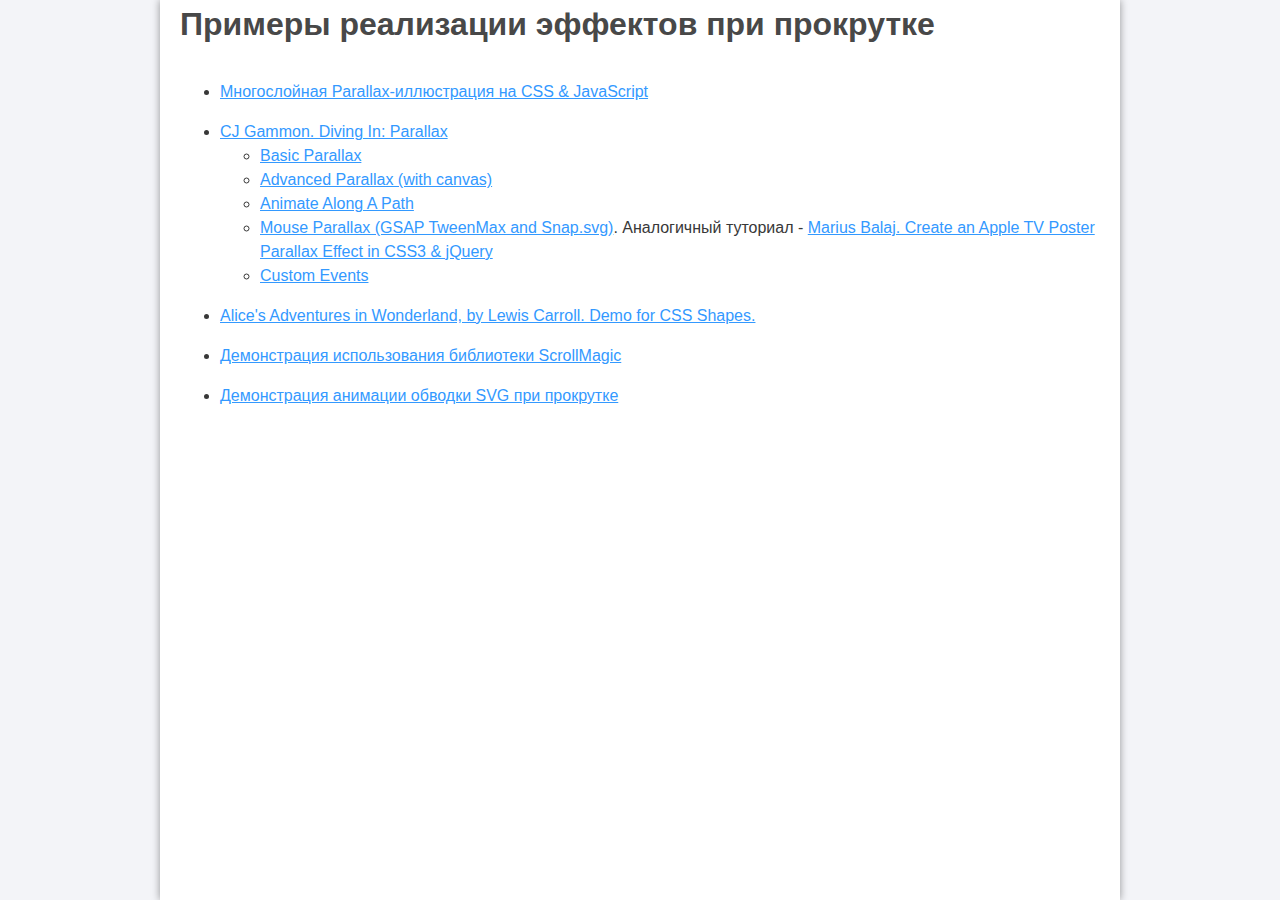
<file: index.html>
<!DOCTYPE html>
<html lang="ru">
<head>
	<meta charset="utf-8">
	<meta http-equiv="X-UA-Compatible" content="IE=edge">
	<style>
		html {
			height: 100%;
			font: 100%/1.5 sans-serif;
			color: #383838;
			background: #f3f4f8;
		}

		body {
			margin: 0 auto;
			max-width: 920px;
			min-height: 100%;
			padding: 0 20px;
			background: #fff;
			box-shadow: 0 0 8px rgba(0, 0, 0, .4);
		}

		h1 {
			margin: 0 0 1em;
			padding: 0;
			color: #484848;
		}

		a {
			color: #39f;
		}
			a:hover {
				text-decoration: none;
			}

		li {
			margin-bottom: 1em;
		}
			ul ul li {
				margin-bottom: 0;
			}
	</style>
	<title>Эффекты при прокрутке</title>
</head>
<body>
	<h1>Примеры реализации эффектов при прокрутке</h1>

	<ul>
		<li><a href="lesson-1/index.html">Многослойная Parallax-иллюстрация на CSS & JavaScript</a></li>
		<li>
			<div><a href="https://www.youtube.com/playlist?list=PL08jItIqOb2r4k_v0WwIjwWptv5BTsBK1">CJ Gammon. Diving In: Parallax</a></div>
			<ul>
				<li><a href="lesson-2/index.html">Basic Parallax</a></li>
				<li><a href="lesson-3/index.html">Advanced Parallax (with canvas)</a></li>
				<li><a href="lesson-4/index.html">Animate Along A Path</a></li>
				<li><a href="lesson-5/index.html">Mouse Parallax (GSAP TweenMax and Snap.svg)</a>. Аналогичный туториал - <a href="http://designmodo.com/apple-tv-effect/">Marius Balaj. Create an Apple TV Poster Parallax Effect in CSS3 & jQuery</a></li>
				<li><a href="lesson-6/index.html">Custom Events</a></li>
			</ul>
		</li>
		<li><a href="lesson-7/index.html">Alice's Adventures in Wonderland, by Lewis Carroll. Demo for CSS Shapes.</a></li>
		<li><a href="lesson-8/index.html">Демонстрация использования библиотеки ScrollMagic</a></li>
		<li><a href="lesson-9/index.html">Демонстрация анимации обводки SVG при прокрутке</a></li>
	</ul>
</body>
</html>
</file>
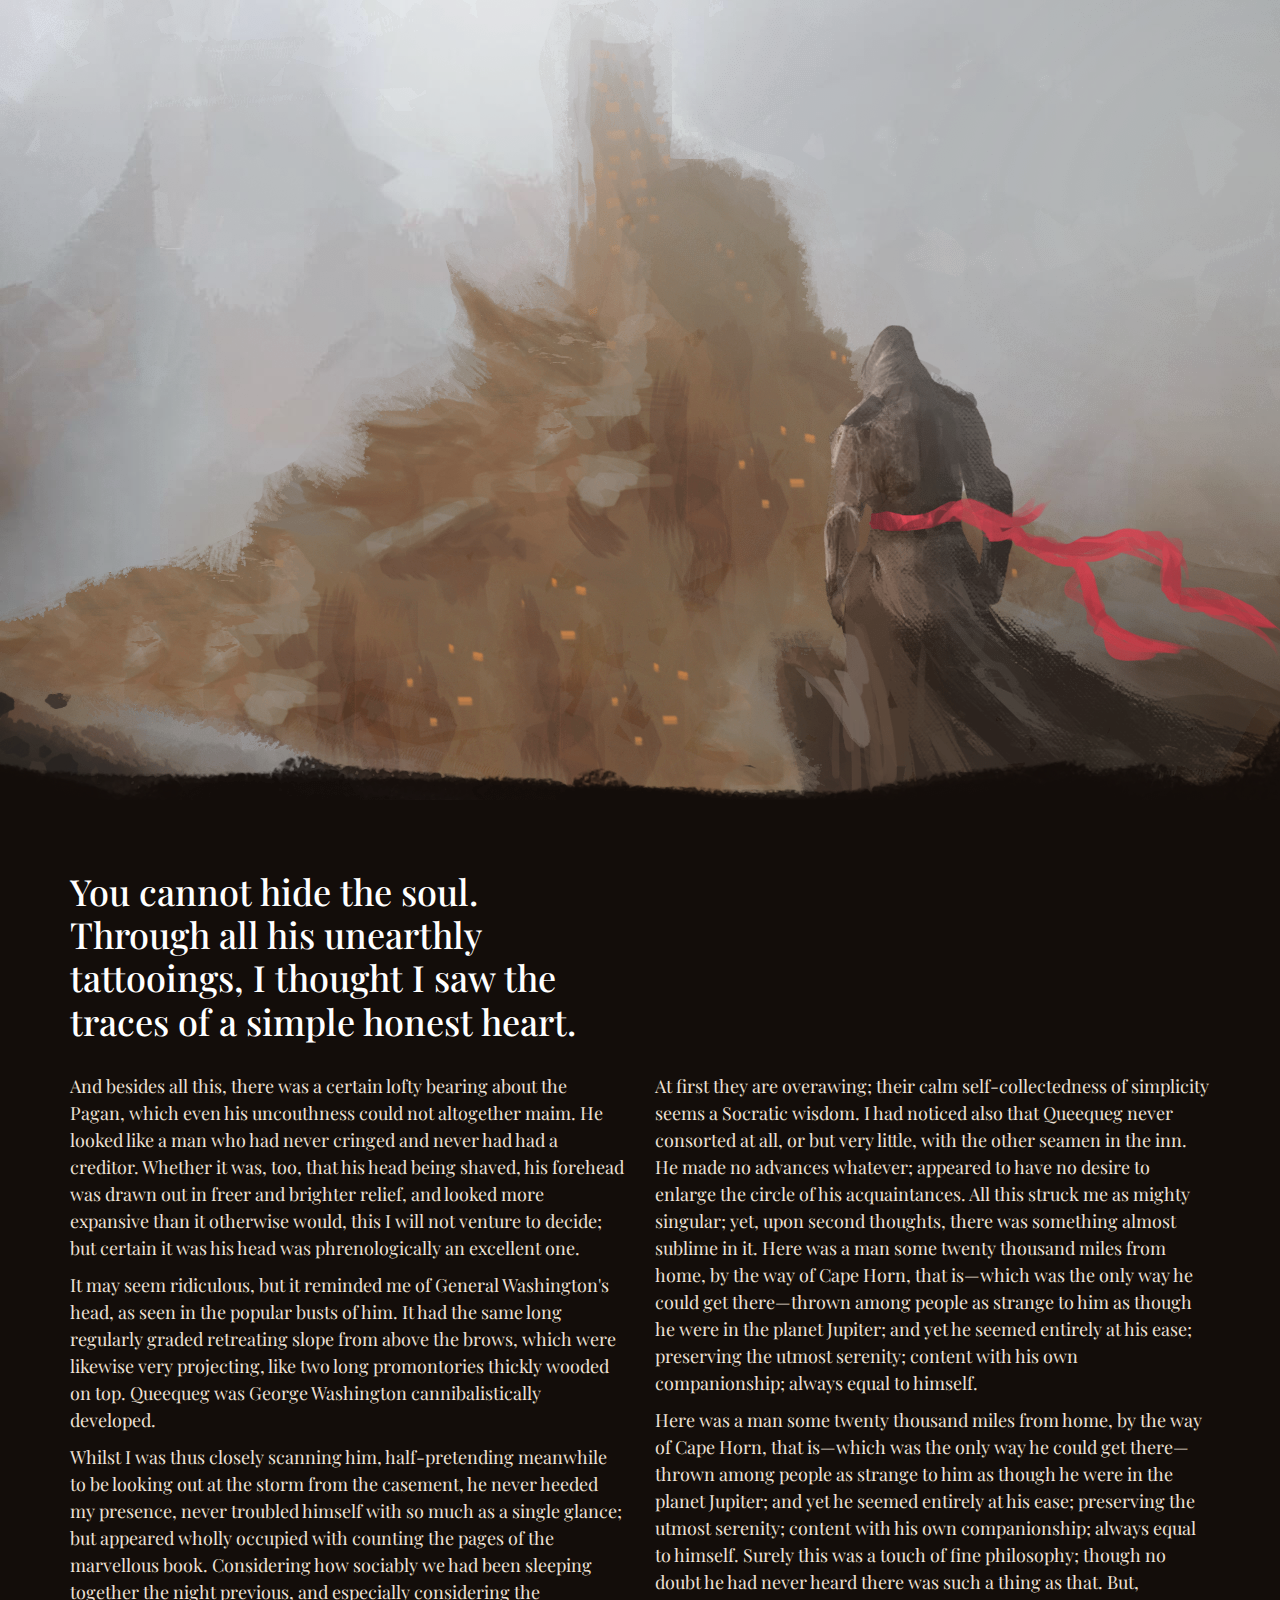
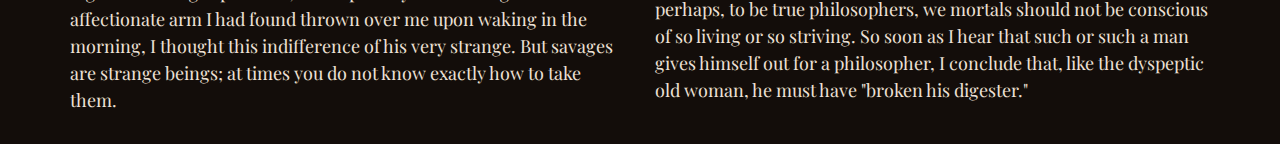
<file: lesson-1/index.html>
<!DOCTYPE html>
<html class="animated fadeIn">
<head>
  <meta charset="UTF-8">
  <title>Multi-layered Parallax Illustration </title>
  <meta name="viewport" content="width=device-width, initial-scale=1">
  <link href='https://fonts.googleapis.com/css?family=Playfair+Display' rel='stylesheet' type='text/css'>
  <link rel="stylesheet" href="css/normalize.css">
  <link rel='stylesheet prefetch' href='http://maxcdn.bootstrapcdn.com/bootstrap/3.3.5/css/bootstrap.min.css'>
  <link rel='stylesheet prefetch' href='http://cdnjs.cloudflare.com/ajax/libs/animate.css/3.2.3/animate.min.css'>
  <link rel="stylesheet" href="css/style.css">
</head>
<body>
  <div id='hero'>
    <div class='layer-bg layer' data-depth='0.10' data-type='parallax'></div>
    <div class='layer-1 layer' data-depth='0.20' data-type='parallax'></div>
    <div class='layer-2 layer' data-depth='0.50' data-type='parallax'></div>
    <div class='layer-3 layer' data-depth='0.80' data-type='parallax'></div>
    <div class='layer-overlay layer' data-depth='0.85' data-type='parallax'></div>
    <div class='layer-4 layer'></div>
  </div>

  <div id='hero-mobile'></div>

  <div id='content'>
    <div class='container'>
      <section class='first-section'>
        <div class='row'>
          <div class='col-sm-6'>
            <h1>You cannot hide the soul. Through all his unearthly tattooings, I thought I saw the traces of a simple honest heart.</h1>
          </div>
        </div>
        <div class='row'>
          <div class='col-sm-6'>
            <p>And besides all this, there was a certain lofty bearing about the Pagan, which even his uncouthness could not altogether maim. He looked like a man who had never cringed and never had had a creditor. Whether it was, too, that his head being shaved, his forehead was drawn out in freer and brighter relief, and looked more expansive than it otherwise would, this I will not venture to decide; but certain it was his head was phrenologically an excellent one.</p>
            <p>It may seem ridiculous, but it reminded me of General Washington's head, as seen in the popular busts of him. It had the same long regularly graded retreating slope from above the brows, which were likewise very projecting, like two long promontories thickly wooded on top. Queequeg was George Washington cannibalistically developed.</p>
            <p>Whilst I was thus closely scanning him, half-pretending meanwhile to be looking out at the storm from the casement, he never heeded my presence, never troubled himself with so much as a single glance; but appeared wholly occupied with counting the pages of the marvellous book. Considering how sociably we had been sleeping together the night previous, and especially considering the affectionate arm I had found thrown over me upon waking in the morning, I thought this indifference of his very strange. But savages are strange beings; at times you do not know exactly how to take them.</p>
          </div>
          <div class='col-sm-6'>
            <p>At first they are overawing; their calm self-collectedness of simplicity seems a Socratic wisdom. I had noticed also that Queequeg never consorted at all, or but very little, with the other seamen in the inn. He made no advances whatever; appeared to have no desire to enlarge the circle of his acquaintances. All this struck me as mighty singular; yet, upon second thoughts, there was something almost sublime in it. Here was a man some twenty thousand miles from home, by the way of Cape Horn, that is—which was the only way he could get there—thrown among people as strange to him as though he were in the planet Jupiter; and yet he seemed entirely at his ease; preserving the utmost serenity; content with his own companionship; always equal to himself.</p>
            <p>Here was a man some twenty thousand miles from home, by the way of Cape Horn, that is—which was the only way he could get there—thrown among people as strange to him as though he were in the planet Jupiter; and yet he seemed entirely at his ease; preserving the utmost serenity; content with his own companionship; always equal to himself. Surely this was a touch of fine philosophy; though no doubt he had never heard there was such a thing as that. But, perhaps, to be true philosophers, we mortals should not be conscious of so living or so striving. So soon as I hear that such or such a man gives himself out for a philosopher, I conclude that, like the dyspeptic old woman, he must have "broken his digester."</p>
          </div>
        </div>
      </section>
    </div>
  </div>

  <script src="js/SmoothScroll.js"></script>
  <script src="js/index.js"></script>
</body>
</html>
</file>
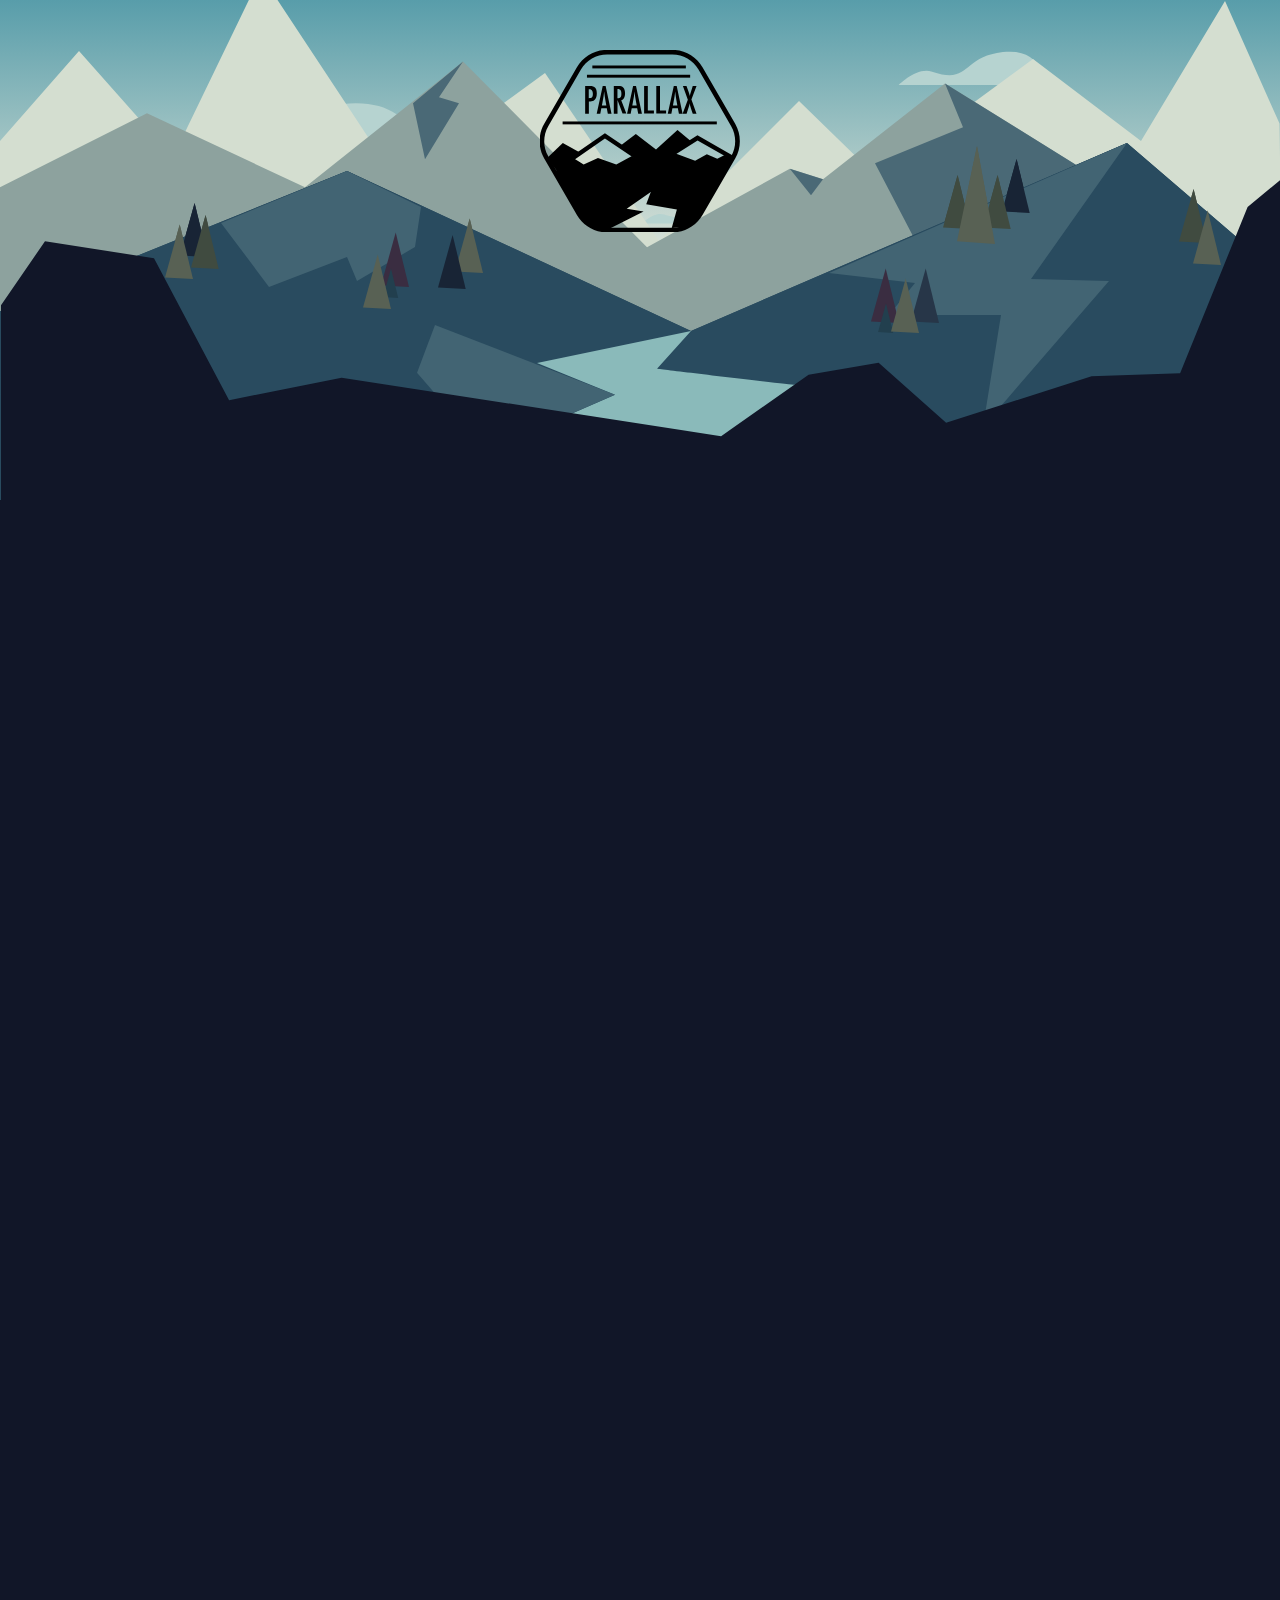
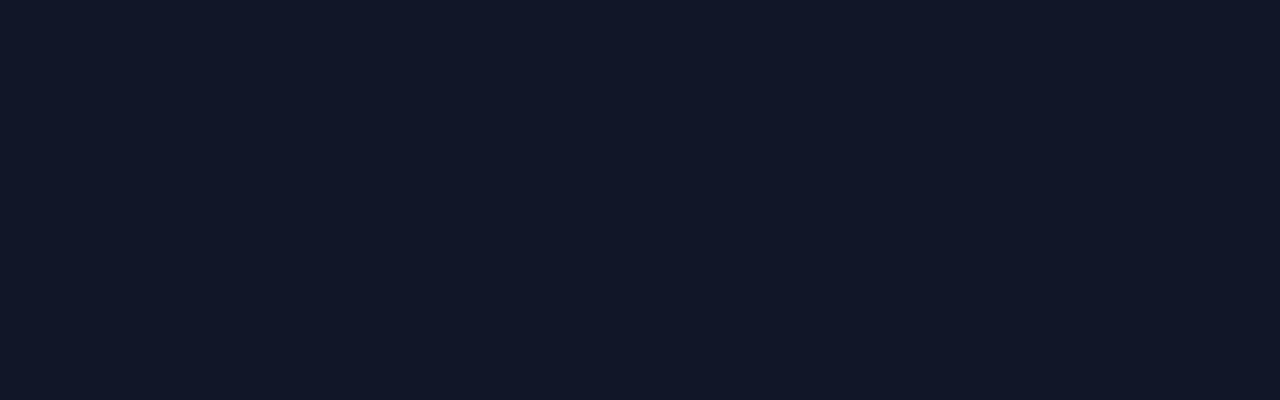
<file: lesson-2/index.html>
<!DOCTYPE html>
<html>
<head>
  <meta charset="utf-8">
  <link rel="stylesheet" href="css/style.css">
  <title>Parallax Tutorial - Lesson 2</title>
</head>
<body>
  <!-- BEGIN header -->
  <header>
    <img id="cloud1" class="layer cloud small" data-parallax="0.7" src="img/cloud.svg"/>
    <img id="cloud2" class="layer cloud" data-parallax="0.3" src="img/cloud.svg"/>
    <img id="cloud3" class="layer cloud small" data-parallax="0.4" src="img/cloud.svg"/>
    <img id="layer4" class="layer" data-parallax="1" src="img/layer-4.svg"/>
    <img id="layer3" class="layer" data-parallax="0.7" src="img/layer-3.svg"/>
    <img id="layer2" class="layer" data-parallax="0.5" src="img/layer-2.svg"/>
    <img id="logo" class="layer" data-parallax="-1.6" width="200" src="img/logo.svg"/>
    <img id="fg" src="img/layer-1.svg"/>
  </header>
  <!-- END header -->

  <section></section>

  <section></section>

  <section></section>

  <script src="js/scripts.js"></script>
  <script>
    (function() {
      'use strict';

      var layerParallax = new LayerParallax({
        elements: document.getElementsByClassName('layer')
      });
    })();
  </script>
</body>
</html>
</file>
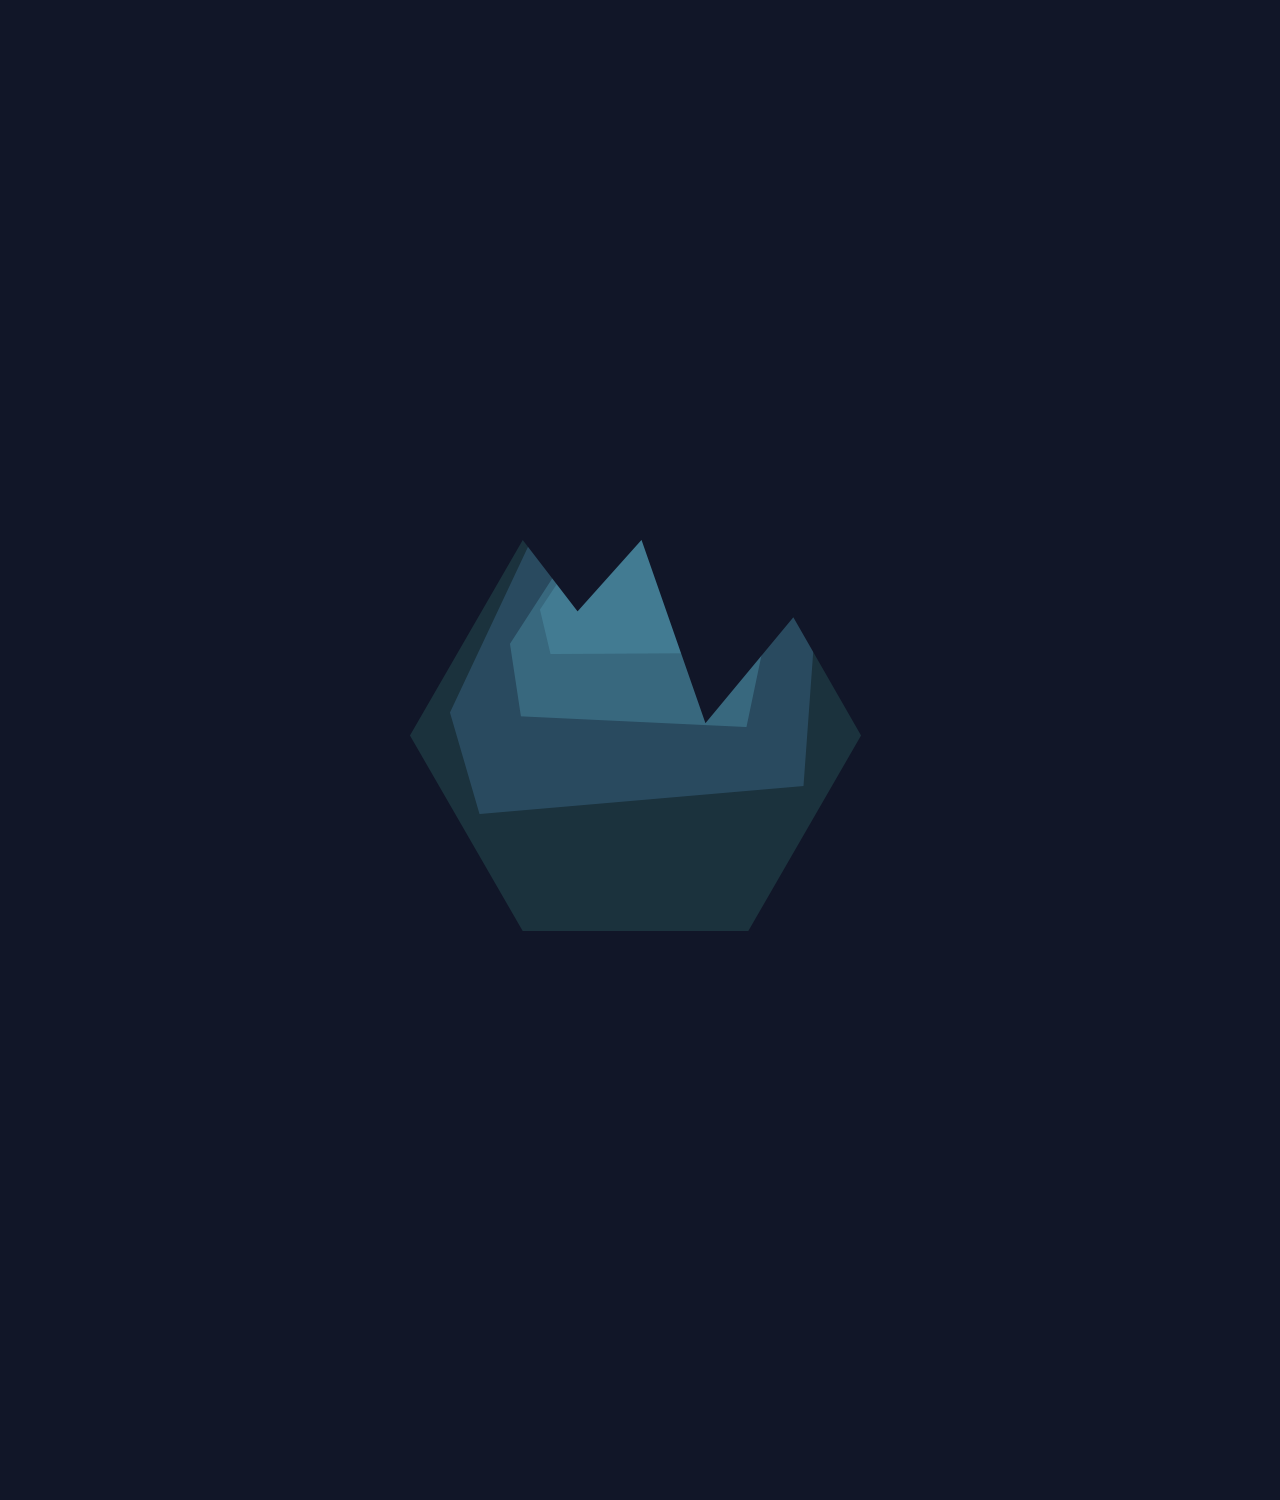
<file: lesson-3/index.html>
<!DOCTYPE html>
<html>
<head>
  <meta charset="utf-8">
  <link rel="stylesheet" href="css/style.css">
  <title>Parallax Tutorial - Lesson 3</title>
</head>
<body>

  <section>
  </section>

  <section>
    <canvas id="canvas" width="460" height="460"></canvas>
  </section>

  <section>
  </section>

  <script src="js/scripts.js"></script>
  <script>
    (function() {
      'use strict';

      var canvasParallax = new CanvasParallax({
        element: document.getElementById('canvas'),
        layers: [
          { url: 'img/2-layer1.png', offset: -0.2, x: 40,  y: 70  },
          { url: 'img/2-layer2.png', offset: -0.3, x: 100, y: 100 },
          { url: 'img/2-layer3.png', offset: -0.4, x: 130, y: 140 },
          { url: 'img/2-light.png',  offset: 1.25,    x: 150, y: 140 },
          { url: 'img/2-mask.png',   offset: 0,    x: 0,   y: 40  }
        ]
      });
    })();
  </script>
</body>
</html>
</file>
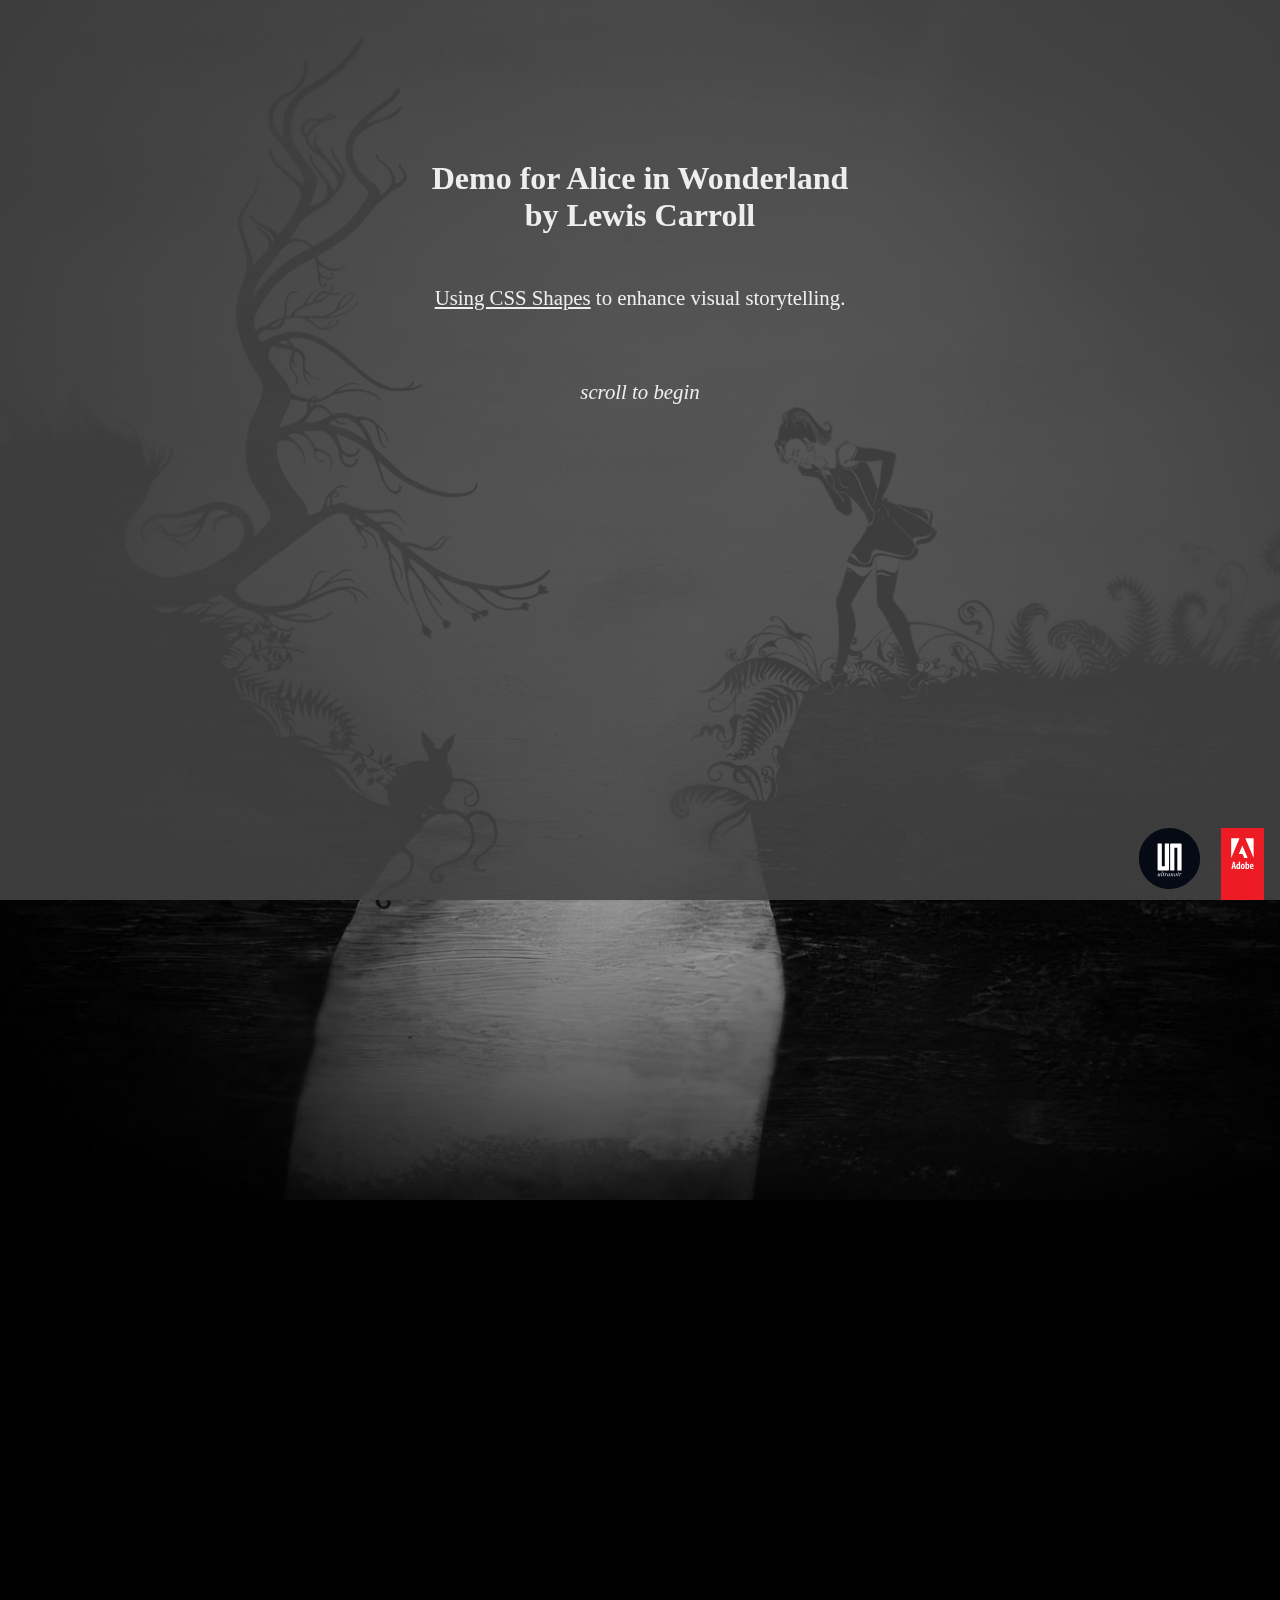
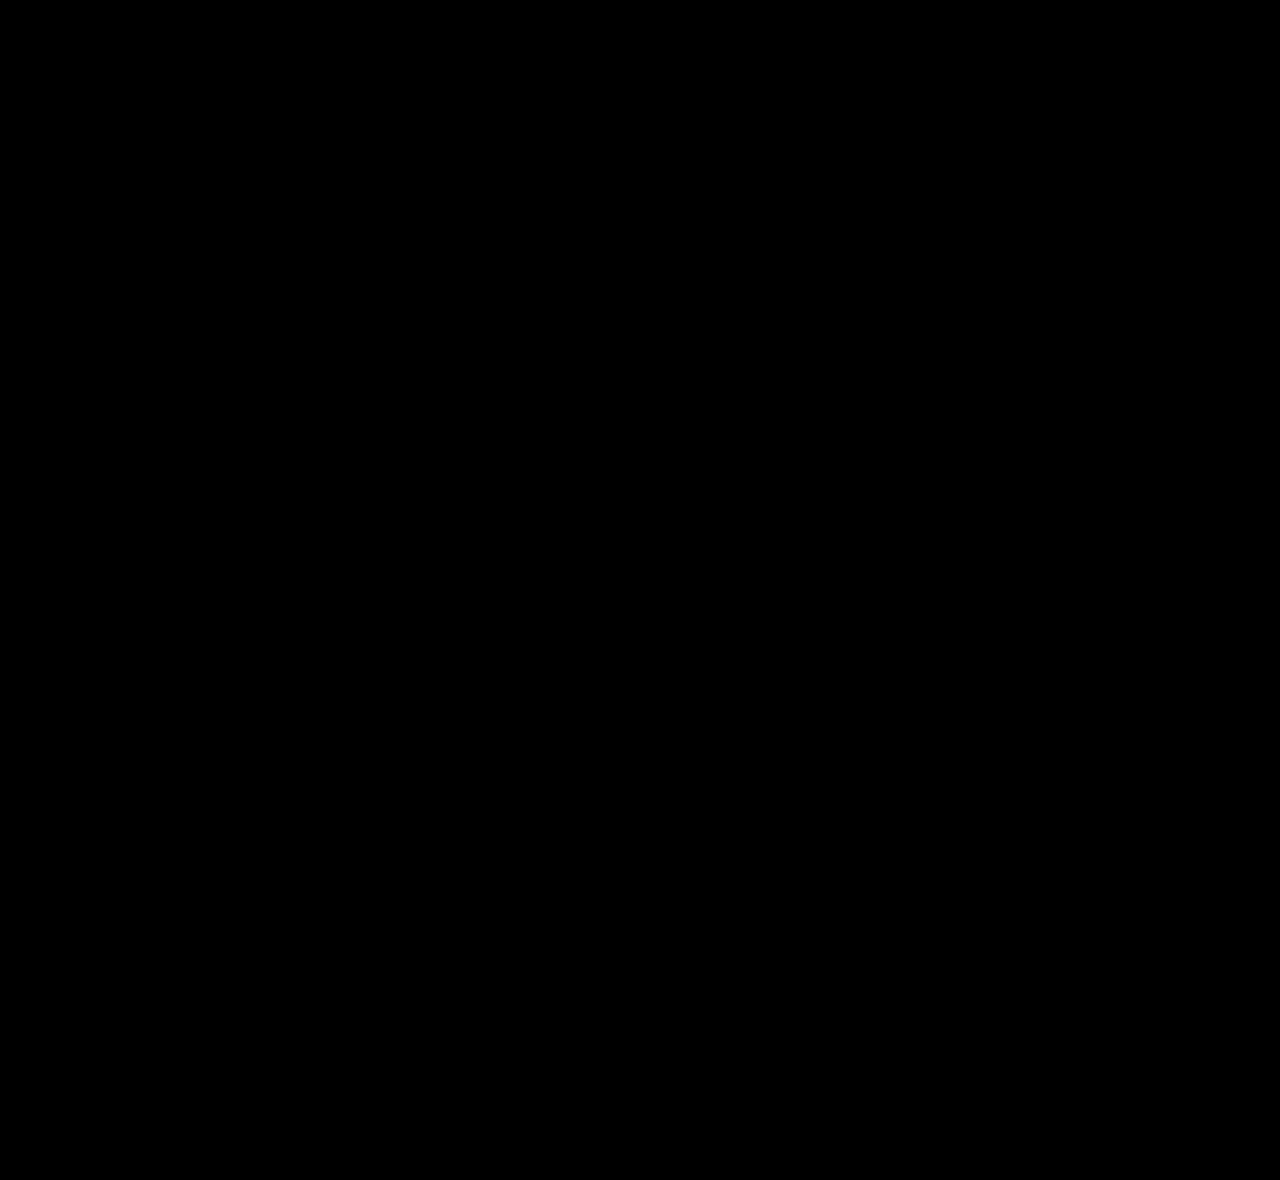
<file: lesson-7/index.html>
<!DOCTYPE html>
<html lang="en-US">
<head>
  <meta charset="utf-8">
  <link rel="stylesheet" href="css/style.css">
  <title>Demo for Alice's Adventures in Wonderland, by Lewis Carroll</title>
</head>
<body>
  <div class="timeline-track js-timeline-track"></div>
  
  <div class="wrapper">

    <!-- introduction slide and feature detect message -->
    <section class="scene--intro js-scene--intro">
      <header>Demo for Alice in Wonderland <span>by Lewis Carroll</span></header>
      <p class="description">
        <a href="http://blogs.adobe.com/webplatform/2013/10/23/css-shapes-visual-storytelling/" target="_blank">Using CSS Shapes</a> to enhance visual storytelling.
        <em class="direction">scroll to begin</em>
      </p>
      <div class="warning">
        <p>
          This example demonstrates a cutting-edge feature that the <a href="http://html.adobe.com/webplatform/" target="_blank">Adobe Web Platform Team</a> is working on. To see this feature in action, use a <a href="http://html.adobe.com/webplatform/layout/shapes/browser-support/" target="_blank">browser which supports it</a>, such as <a href="https://www.google.com/intl/en/chrome/browser/">Google Chrome</a> (in older versions you may need to manually <a href="http://html.adobe.com/webplatform/enable/#section-chrome-canary" target="_blank">enable CSS Shapes</a>).
        </p>

      </div>

      <footer>
        <a href="http://html.adobe.com" class="adobe-logo" target="_blank">html.adobe.com</a>
        <a href="http://ultranoir.com" class="ultranoir-logo" target="_blank">ultranoir.com</a>
      </footer>
    </section>

    <section class="scene--alice js-scene--alice">
      <div class="content">

        <!-- Using two placeholder floated elements with shape-outside to simulate a shape-inside. Purists, look away! -->
        <div class="shape-shim--left"></div>
        <div class="shape-shim--right"></div>

        <h1 class="js-title">
          <span>Alice in Wonderland</span>
        </h1>

        <p class="js-content">Alice was beginning to get very tired of sitting by her sister on the
          bank, and of having nothing to do: once or twice she had peeped into the
          book her sister was reading, but it had no pictures or conversations in
          it, 'and what is the use of a book,' thought Alice 'without pictures or
          conversation?'
          <br /><br />So she was considering in her own mind whether the pleasure
          of making a daisy-chain would be worth the trouble of getting up and
          picking the daisies, when suddenly a White Rabbit with pink eyes ran
          close by her.
          <br /><br />In another moment down went Alice after it, never once considering how
          in the world she was to get out again.
        </p>
      </div>
    </section><!-- end .scene -->

    <section class="scene--outro js-scene--outro">
        <header>Demo for Alice in Wonderland <span>by Lewis Carroll</span></header>
        <p class="description">
          <a href="http://blogs.adobe.com/webplatform/2013/10/23/css-shapes-visual-storytelling/" target="_blank">Using CSS Shapes</a> to enhance visual storytelling.
          <br><br>
          <a href="https://github.com/adobe-webplatform/Demo-for-Alice-s-Adventures-in-Wonderland" target="_blank">View source</a> or
          <a href="http://blogs.adobe.com/webplatform/2013/10/23/css-shapes-visual-storytelling/" target="_blank">Learn more</a>
        </p>
      </header>
    </section>

  </div><!-- end .wrapper -->


  <script src="js/shapes-polyfill.min.js"></script>
  <script src="js/scripts.js"></script>
  <script src="http://use.edgefonts.net/cardo:n4.js"></script>
</body>
</html>
</file>
<file: lesson-1/css/style.css>
body {
  padding: 0;
  margin: 0;
  background-color: #130d0a;
  font-family: 'Playfair Display', serif;
  color: #fff;
}

#hero {
  height: 800px;
  overflow: hidden;
  position: relative;
}

#content {
  position: relative;
  background-color: #130d0a;
}

.layer {
  background-position: bottom center;
  background-size: auto;
  background-repeat: no-repeat;
  width: 100%;
  height: 800px;
  position: fixed;
  z-index: -1;
  pointer-events: none;
}

#hero-mobile {
  display: none;
  background: url("../img/full_illustration.jpg") no-repeat center bottom/cover;
  height: 320px;
}

.first-section {
  padding: 50px 0 20px 0;
}

.text-header {
  font-size: 50px;
  text-align: center;
}

h1 {
  line-height: 120%;
  margin-bottom: 30px;
}

p {
  color: #ede0d5;
  font-size: 18px;
  line-height: 150%;
}

#hero, .layer {
  min-height: 800px;
}

.layer-bg {
  background-image: url("../img/ilu_bg.jpg");
}

.layer-1 {
  background-image: url("../img/ilu_03.png");
  background-position: left bottom;
}

.layer-2 {
  background-image: url("../img/ilu_02.png");
}

.layer-3 {
  background-image: url("../img/ilu_man.png");
  background-position: right bottom;
}

.layer-4 {
  position: absolute;
  bottom: 0;
  left: 0;
  right: 0;
  background-image: url("../img/ilu_01.png");
}

.layer-overlay {
  background-image: url("../img/ilu_overlay.png");
}

@media only screen and (max-width: 768px) {
  #hero {
    display: none;
  }

  #hero-mobile {
    display: block;
  }
}
</file>
<file: lesson-2/css/style.css>
body {
  margin:0;
  overflow-x: hidden;
  background: #111628;
}

header {
  position: relative;
  overflow: hidden;
  height: 500px;
  background: linear-gradient(to bottom,  #589daa 0%, #e3e7db 30%);
  background-attachment: fixed;
}

#logo {
  display: block;
  margin: auto;
  position: relative;
  top: 50px;
}

#fg {
  position: absolute;
  bottom: 0;
  left: 0;
}

.layer {
  position: absolute;
  bottom: 0;
  left: 0;
  will-change: transform;
}

.cloud {
  width: 300px;
  bottom: auto;
}

.small {
  width: 100px;
}

#cloud1 {
  left: 50%;
  top: 200px;
}

#cloud2 {
  left: 10%;
  top: 100px;
}

#cloud3 {
  left: 70%;
  top: 50px;
  width: 150px;
}

section {
  position: relative;
  height: 500px;
  background: #111628;
}
</file>
<file: lesson-3/css/style.css>
body {
  margin:0;
  overflow-x: hidden;
  background: #111628;
}

header {
  position: relative;
  overflow: hidden;
  height: 500px;
  background: linear-gradient(to bottom,  #589daa 0%, #e3e7db 30%);
  background-attachment: fixed;
}

#logo {
  display: block;
  margin: auto;
  position: relative;
  top: 50px;
}

#fg {
  position: absolute;
  bottom: 0;
  left: 0;
}

.layer {
  position: absolute;
  bottom: 0;
  left: 0;
  will-change: transform;
}

.cloud {
  width: 300px;
  bottom: auto;
}

.small {
  width: 100px;
}

#cloud1 {
  left: 50%;
  top: 200px;
}

#cloud2 {
  left: 10%;
  top: 100px;
}

#cloud3 {
  left: 70%;
  top: 50px;
  width: 150px;
}

section {
  position: relative;
  height: 500px;
  background: #111628;
}

#canvas {
  display: block;
  margin: auto;
}
</file>
<file: lesson-7/css/style.css>
/**
 *
 * Copyright (c) 2013 Adobe Systems Incorporated. All rights reserved.
 *
 * Licensed under the Apache License, Version 2.0 (the "License");
 * you may not use this file except in compliance with the License.
 * You may obtain a copy of the License at
 *
 * http://www.apache.org/licenses/LICENSE-2.0
 *
 * Unless required by applicable law or agreed to in writing, software
 * distributed under the License is distributed on an "AS IS" BASIS,
 * WITHOUT WARRANTIES OR CONDITIONS OF ANY KIND, either express or implied.
 * See the License for the specific language governing permissions and
 * limitations under the License.
 *
 */
/*! normalize.css v2.1.0 | MIT License | git.io/normalize */
/* ==========================================================================
   HTML5 display definitions
   ========================================================================== */
/**
 * Correct `block` display not defined in IE 8/9.
 */
article, aside, details, figcaption, figure, footer, header, hgroup, main, nav, section, summary {
  display: block; }

/**
 * Correct `inline-block` display not defined in IE 8/9.
 */
audio, canvas, video {
  display: inline-block; }

/**
 * Prevent modern browsers from displaying `audio` without controls.
 * Remove excess height in iOS 5 devices.
 */
audio:not([controls]) {
  display: none;
  height: 0; }

/**
 * Address styling not present in IE 8/9.
 */
[hidden] {
  display: none; }

/* ==========================================================================
   Base
   ========================================================================== */
/**
 * 1. Set default font family to sans-serif.
 * 2. Prevent iOS text size adjust after orientation change, without disabling
 *    user zoom.
 */
html {
  font-family: sans-serif;
  /* 1 */
  -webkit-text-size-adjust: 100%;
  /* 2 */
  -ms-text-size-adjust: 100%;
  /* 2 */ }

/**
 * Remove default margin.
 */
body {
  margin: 0; }

/* ==========================================================================
   Links
   ========================================================================== */
/**
 * Address `outline` inconsistency between Chrome and other browsers.
 */
a:focus {
  outline: thin dotted; }

/**
 * Improve readability when focused and also mouse hovered in all browsers.
 */
a:active, a:hover {
  outline: 0; }

/* ==========================================================================
   Typography
   ========================================================================== */
/**
 * Address variable `h1` font-size and margin within `section` and `article`
 * contexts in Firefox 4+, Safari 5, and Chrome.
 */
h1 {
  font-size: 2em;
  margin: 0.67em 0; }

/**
 * Address styling not present in IE 8/9, Safari 5, and Chrome.
 */
abbr[title] {
  border-bottom: 1px dotted; }

/**
 * Address style set to `bolder` in Firefox 4+, Safari 5, and Chrome.
 */
b, strong {
  font-weight: bold; }

/**
 * Address styling not present in Safari 5 and Chrome.
 */
dfn {
  font-style: italic; }

/**
 * Address differences between Firefox and other browsers.
 */
hr {
  -moz-box-sizing: content-box;
  box-sizing: content-box;
  height: 0; }

/**
 * Address styling not present in IE 8/9.
 */
mark {
  background: #ff0;
  color: #000; }

/**
 * Correct font family set oddly in Safari 5 and Chrome.
 */
code, kbd, pre, samp {
  font-family: monospace, serif;
  font-size: 1em; }

/**
 * Improve readability of pre-formatted text in all browsers.
 */
pre {
  white-space: pre-wrap; }

/**
 * Set consistent quote types.
 */
q {
  quotes: "\201C" "\201D" "\2018" "\2019"; }

/**
 * Address inconsistent and variable font size in all browsers.
 */
small {
  font-size: 80%; }

/**
 * Prevent `sub` and `sup` affecting `line-height` in all browsers.
 */
sub, sup {
  font-size: 75%;
  line-height: 0;
  position: relative;
  vertical-align: baseline; }

sup {
  top: -0.5em; }

sub {
  bottom: -0.25em; }

/* ==========================================================================
   Embedded content
   ========================================================================== */
/**
 * Remove border when inside `a` element in IE 8/9.
 */
img {
  border: 0; }

/**
 * Correct overflow displayed oddly in IE 9.
 */
svg:not(:root) {
  overflow: hidden; }

/* ==========================================================================
   Figures
   ========================================================================== */
/**
 * Address margin not present in IE 8/9 and Safari 5.
 */
figure {
  margin: 0; }

/* ==========================================================================
   Forms
   ========================================================================== */
/**
 * Define consistent border, margin, and padding.
 */
fieldset {
  border: 1px solid #c0c0c0;
  margin: 0 2px;
  padding: 0.35em 0.625em 0.75em; }

/**
 * 1. Correct `color` not being inherited in IE 8/9.
 * 2. Remove padding so people aren't caught out if they zero out fieldsets.
 */
legend {
  border: 0;
  /* 1 */
  padding: 0;
  /* 2 */ }

/**
 * 1. Correct font family not being inherited in all browsers.
 * 2. Correct font size not being inherited in all browsers.
 * 3. Address margins set differently in Firefox 4+, Safari 5, and Chrome.
 */
button, input, select, textarea {
  font-family: inherit;
  /* 1 */
  font-size: 100%;
  /* 2 */
  margin: 0;
  /* 3 */ }

/**
 * Address Firefox 4+ setting `line-height` on `input` using `!important` in
 * the UA stylesheet.
 */
button, input {
  line-height: normal; }

/**
 * Address inconsistent `text-transform` inheritance for `button` and `select`.
 * All other form control elements do not inherit `text-transform` values.
 * Correct `button` style inheritance in Chrome, Safari 5+, and IE 8+.
 * Correct `select` style inheritance in Firefox 4+ and Opera.
 */
button, select {
  text-transform: none; }

/**
 * 1. Avoid the WebKit bug in Android 4.0.* where (2) destroys native `audio`
 *    and `video` controls.
 * 2. Correct inability to style clickable `input` types in iOS.
 * 3. Improve usability and consistency of cursor style between image-type
 *    `input` and others.
 */
button, html input[type="button"], input[type="reset"], input[type="submit"] {
  -webkit-appearance: button;
  /* 2 */
  cursor: pointer;
  /* 3 */ }

/**
 * Re-set default cursor for disabled elements.
 */
button[disabled], html input[disabled] {
  cursor: default; }

/**
 * 1. Address box sizing set to `content-box` in IE 8/9.
 * 2. Remove excess padding in IE 8/9.
 */
input[type="checkbox"], input[type="radio"] {
  box-sizing: border-box;
  /* 1 */
  padding: 0;
  /* 2 */ }

/**
 * 1. Address `appearance` set to `searchfield` in Safari 5 and Chrome.
 * 2. Address `box-sizing` set to `border-box` in Safari 5 and Chrome
 *    (include `-moz` to future-proof).
 */
input[type="search"] {
  -webkit-appearance: textfield;
  /* 1 */
  -moz-box-sizing: content-box;
  -webkit-box-sizing: content-box;
  /* 2 */
  box-sizing: content-box; }

/**
 * Remove inner padding and search cancel button in Safari 5 and Chrome
 * on OS X.
 */
input[type="search"]::-webkit-search-cancel-button, input[type="search"]::-webkit-search-decoration {
  -webkit-appearance: none; }

/**
 * Remove inner padding and border in Firefox 4+.
 */
button::-moz-focus-inner, input::-moz-focus-inner {
  border: 0;
  padding: 0; }

/**
 * 1. Remove default vertical scrollbar in IE 8/9.
 * 2. Improve readability and alignment in all browsers.
 */
textarea {
  overflow: auto;
  /* 1 */
  vertical-align: top;
  /* 2 */ }

/* ==========================================================================
   Tables
   ========================================================================== */
/**
 * Remove most spacing between table cells.
 */
table {
  border-collapse: collapse;
  border-spacing: 0; }

* {
  box-sizing: border-box; }

html, body {
  height: 100%;
  width: 100%;
  background: black; }

body {
  margin: 0;
  padding: 0;
  font-family: cardo, Georgia, Times, serif; }

p {
  margin: 0;
  font-size: 1.2em;
  line-height: 1.5; }

/*
The timeline-track is a placeholder to give the page height so scroll will work.
Its height is set from JavaScript as the largest maximum limit of all animations.
*/
.timeline-track {
  width: 1px;
  /* needs width, otherwise height will be ingored */
  position: absolute; }

/*
Scroll events don't trigger on vertical scrolling if overflow-x is applied to the body.
Wrapping all content to prevent horizontal scrolling.
*/
.wrapper {
  overflow-x: hidden;
  font-size: 100%;
  background: black;
  position: relative; }

.scene, .scene--intro, .scene--alice, .scene--outro {
  position: fixed; }

.scene--intro {
  z-index: 2;
  width: 100%;
  height: 100%;
  background: rgba(66, 66, 66, 0.9); }

.scene--alice {
  z-index: 1;
  /*
    Scale the scene size by tweaking the font-size on .wrapper
    The background will scale with the scene. Fonts are in `rem` so they stay constant.
  */
  height: 1200px;
  width: 1920px;
  background: url(../images/bg_scn1.jpg) left top;
  background-size: 100%; }
  @media all and (max-width: 1280px) {
    .scene--alice {
      margin-left: -18em; } }

.scene--outro {
  z-index: 3;
  width: 100%;
  height: 100%;
  background: black;
  visibility: hidden; }
  .scene--outro header, .scene--outro .description {
    opacity: 0;
    -webkit-transition: opacity 0.4s ease-in; }
  .scene--outro.complete header, .scene--outro.complete .description {
    opacity: 1; }

footer a {
  bottom: 0;
  right: 0;
  position: fixed;
  z-index: 12;
  text-indent: -99em;
  overflow: hidden; }
footer .ultranoir-logo {
  right: 5rem;
  width: 3.8rem;
  height: 4.5rem;
  background: url(../logos/logo-ultranoir.svg) center top/contain;
  background-repeat: no-repeat; }
footer .adobe-logo {
  right: 1rem;
  width: 2.7rem;
  height: 4.5rem;
  background: url(../logos/logo-adobe-bottom.svg) center bottom/contain; }

header {
  padding: 5em 0 1em;
  font-size: 2em;
  font-weight: 700;
  color: #eee;
  text-align: center; }
  header span {
    display: block;
    white-space: nowrap; }

.description {
  padding: 1rem 3rem;
  font-size: 1.3em;
  color: #eee;
  text-align: center; }
  .description a {
    white-space: nowrap;
    color: inherit; }
    .description a:active {
      color: #A70203; }
    .description a:hover {
      text-decoration: none; }

.direction {
  display: none;
  margin: 3em auto 0;
  font-weight: 100; }

.warning {
  text-align: left;
  border-radius: 22px;
  background: #fcffd5 url(../images/warning.png) left center no-repeat;
  background-size: auto 75%;
  background-position: -5% 5%;
  padding: 1em;
  width: 50%;
  min-width: 40em;
  margin: 0 auto; }
  .warning p {
    color: #333;
    padding: 1rem 1rem 1rem 4.5rem; }
  .warning a {
    color: #A70203; }
    .warning a:active {
      color: black; }

h1 {
  font-size: 1em;
  margin: 8em auto 3em;
  width: 15em;
  /* hide the text content */
  height: 9em;
  padding-top: 9em;
  overflow: hidden;
  background: url('../images/title-full.png') center bottom no-repeat;
  background-size: contain; }

.content {
  visibility: hidden;
  position: relative;
  height: 100%;
  padding-top: 1px;
  /* prevent margin-collapse from H1 */ }

.content p {
  will-change: margin; }

/* `shapes` class added by feature detection in JS */
html.shapes .warning {
  display: none; }
html.shapes .direction {
  display: block; }
html.shapes .content {
  visibility: visible; }

.shape-shim, .shape-shim--left, .shape-shim--right {
  height: 100%;
  width: 50%; }

.shape-shim--left {
  float: left;
  shape-outside: polygon(0px 0px, 714px 0px, 705px 200px, 653px 262px, 651px 345px, 722px 381px, 693px 411px, 690px 455px, 776px 476px, 751px 516px, 751px 556px, 851px 559px, 846px 611px, 721px 650px, 710px 694px, 753px 728px, 782px 790px, 800px 839px, 761px 898px, 657px 923px, 625px 1024px, 598px 1199px, 0px 1200px);
  -webkit-shape-outside: polygon(0px 0px, 714px 0px, 705px 200px, 653px 262px, 651px 345px, 722px 381px, 693px 411px, 690px 455px, 776px 476px, 751px 516px, 751px 556px, 851px 559px, 846px 611px, 721px 650px, 710px 694px, 753px 728px, 782px 790px, 800px 839px, 761px 898px, 657px 923px, 625px 1024px, 598px 1199px, 0px 1200px); }

.shape-shim--right {
  float: right;
  shape-outside: polygon(94px 1007px, 82px 886px, -2px 840px, -2px 794px, 12px 756px, 15px 685px, 58px 618px, 139px 600px, 154px 532px, 89px 472px, 95px 414px, 143px 374px, 219px 285px, 146px 177px, 212px 1px, 960px 0px, 960px 1200px, 59px 1199px);
  -webkit-shape-outside: polygon(94px 1007px, 82px 886px, -2px 840px, -2px 794px, 12px 756px, 15px 685px, 58px 618px, 139px 600px, 154px 532px, 89px 472px, 95px 414px, 143px 374px, 219px 285px, 146px 177px, 212px 1px, 960px 0px, 960px 1200px, 59px 1199px); }
</file>
